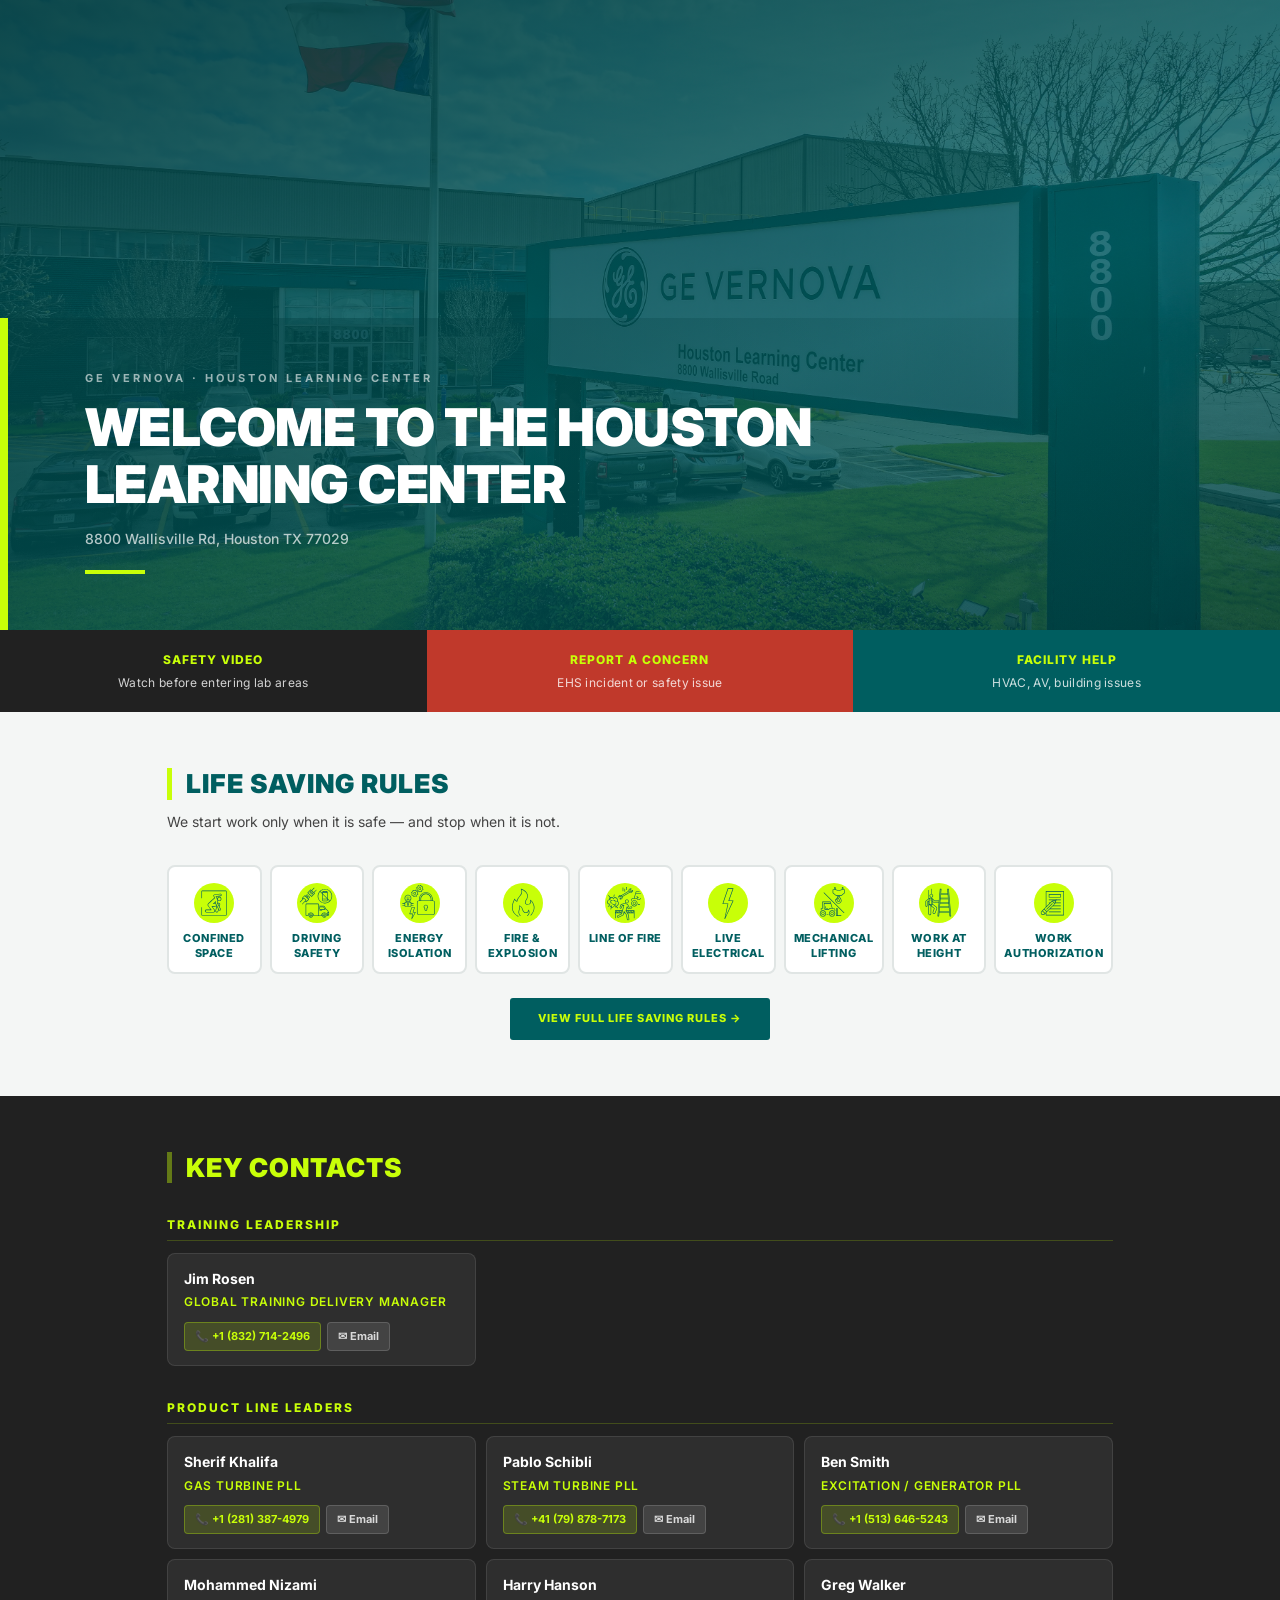
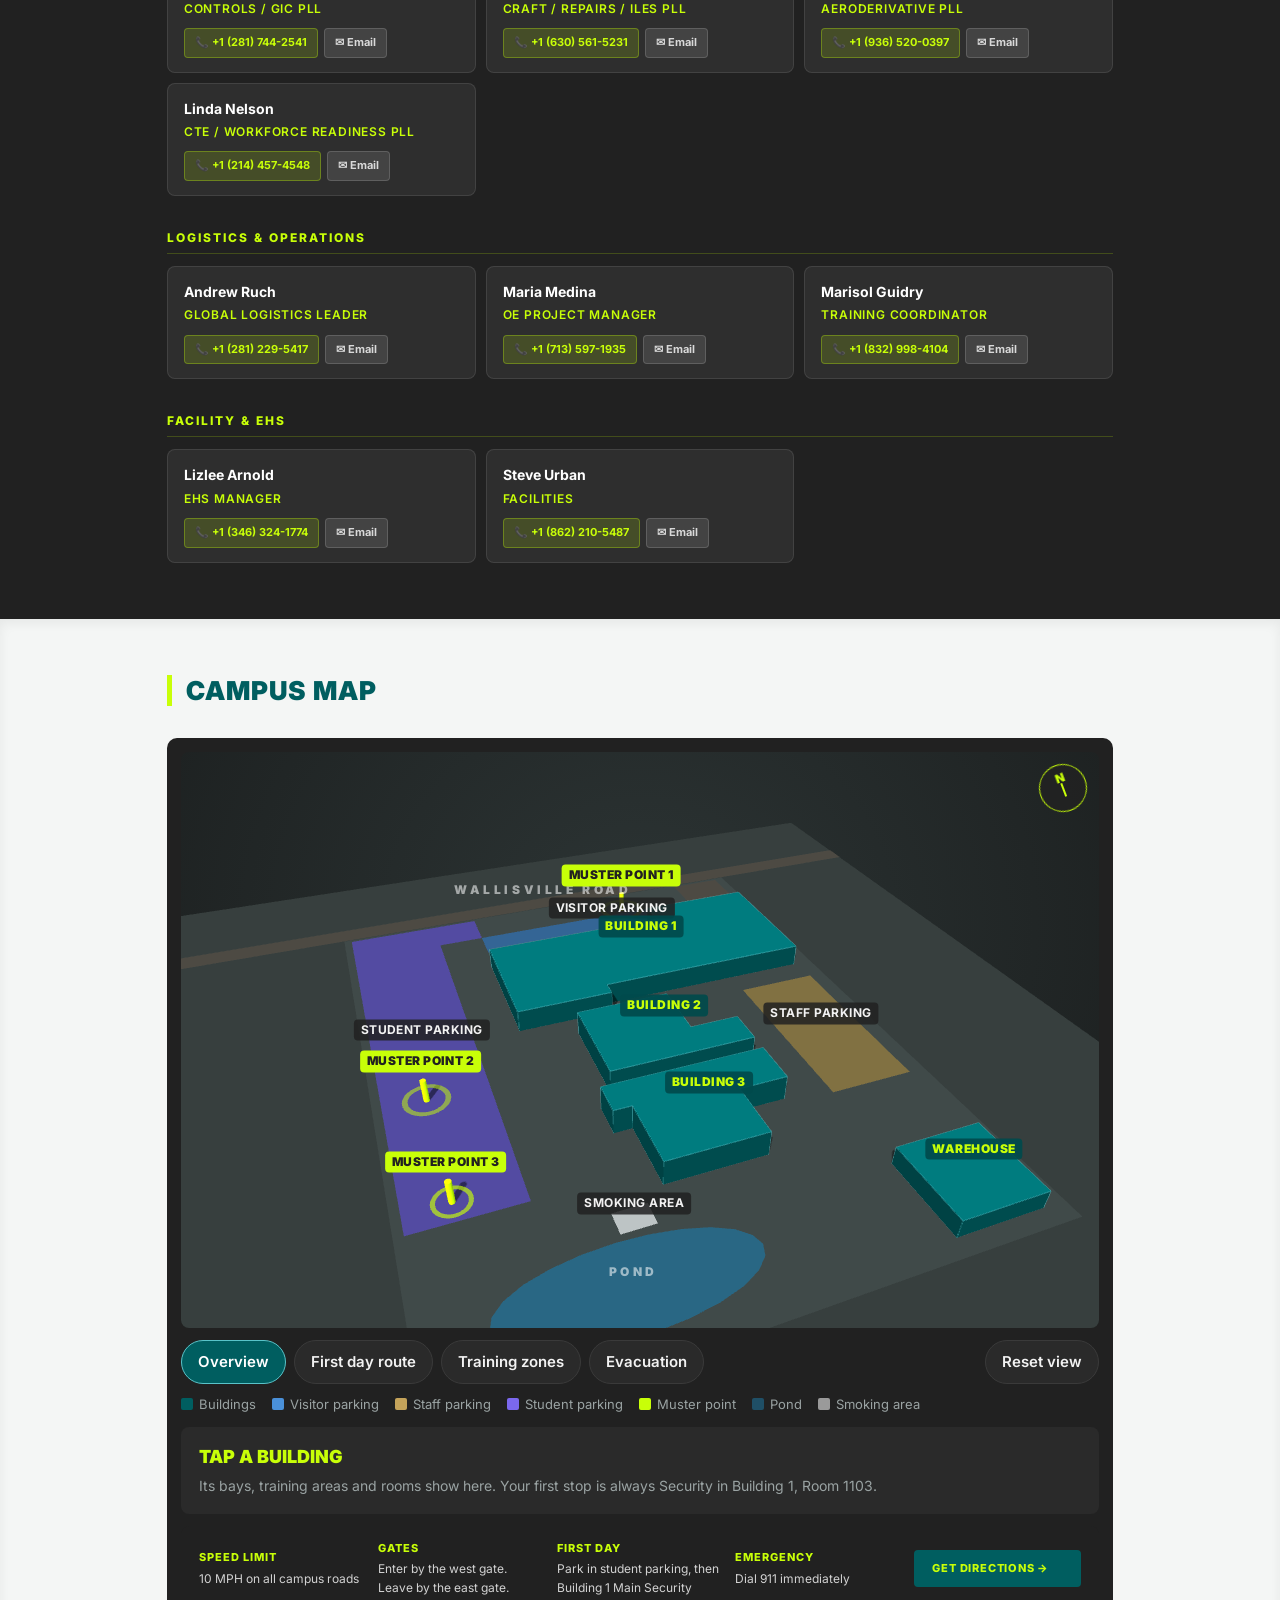
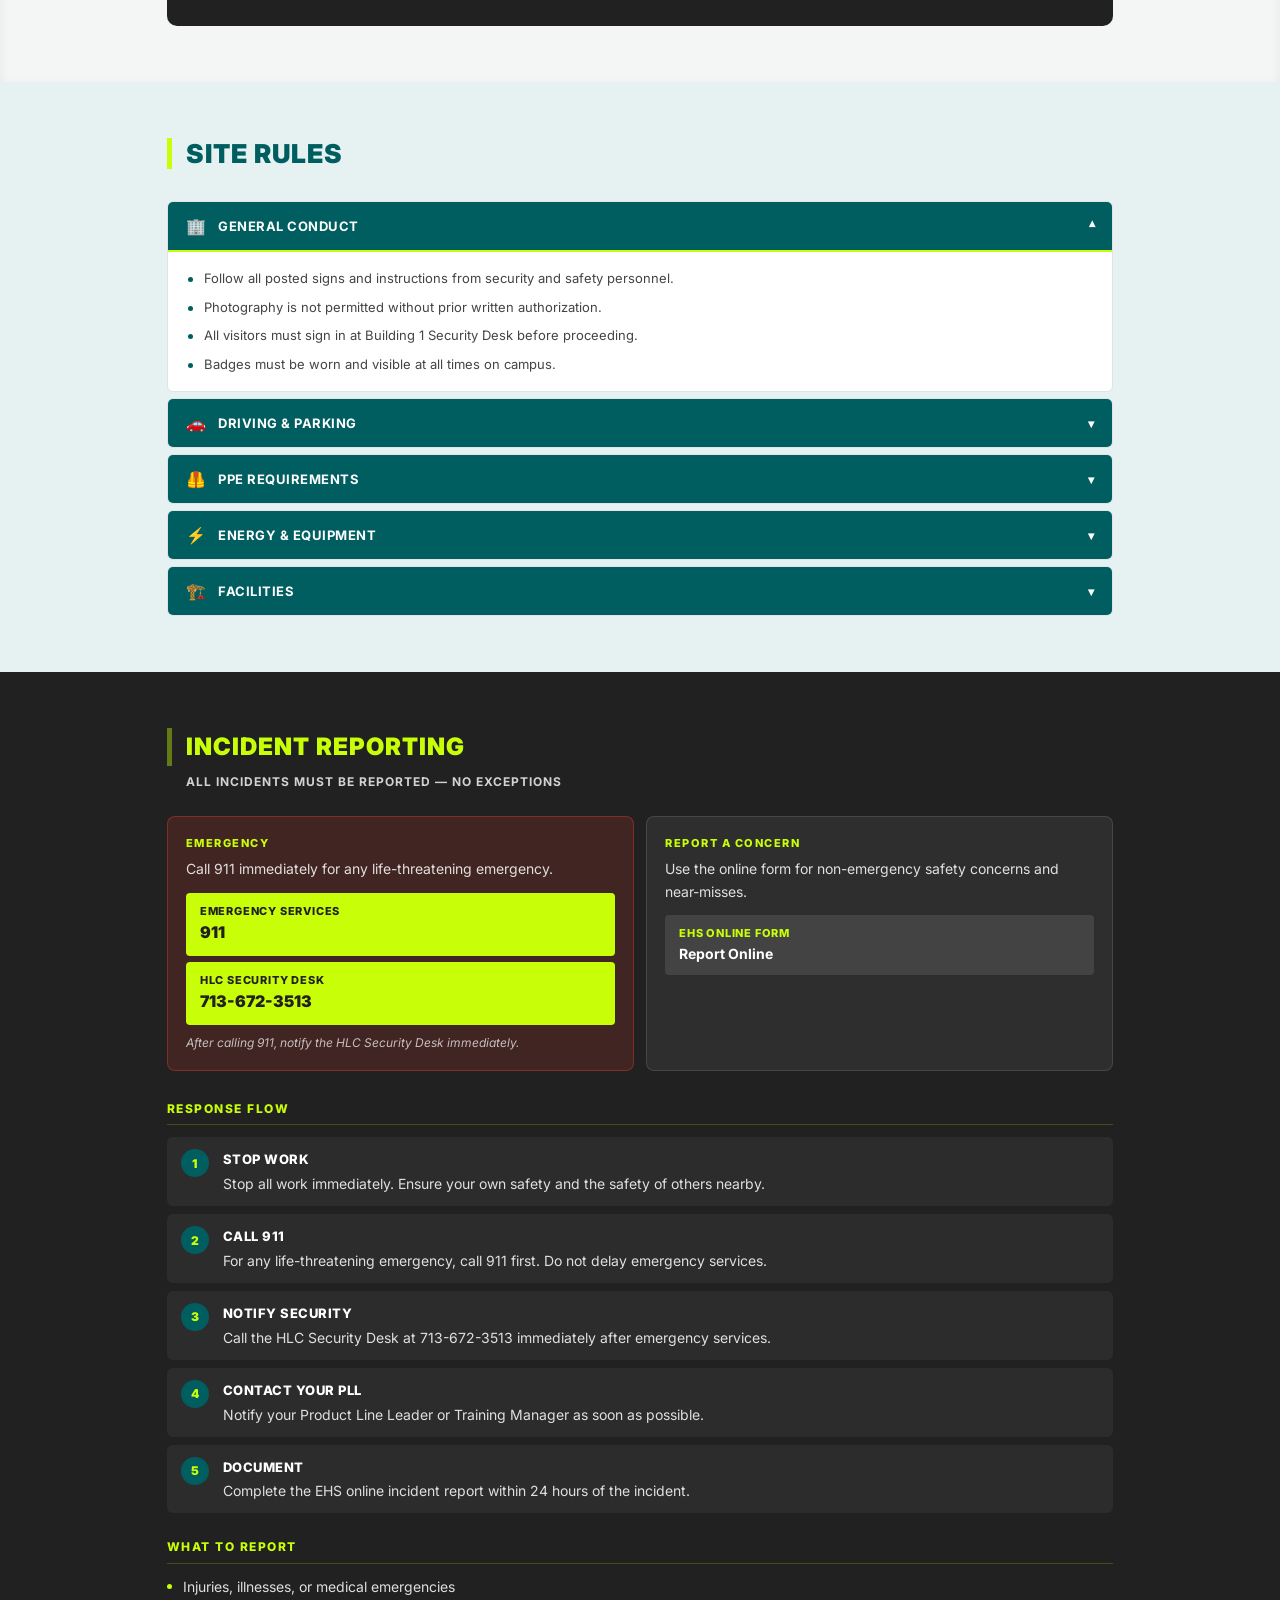
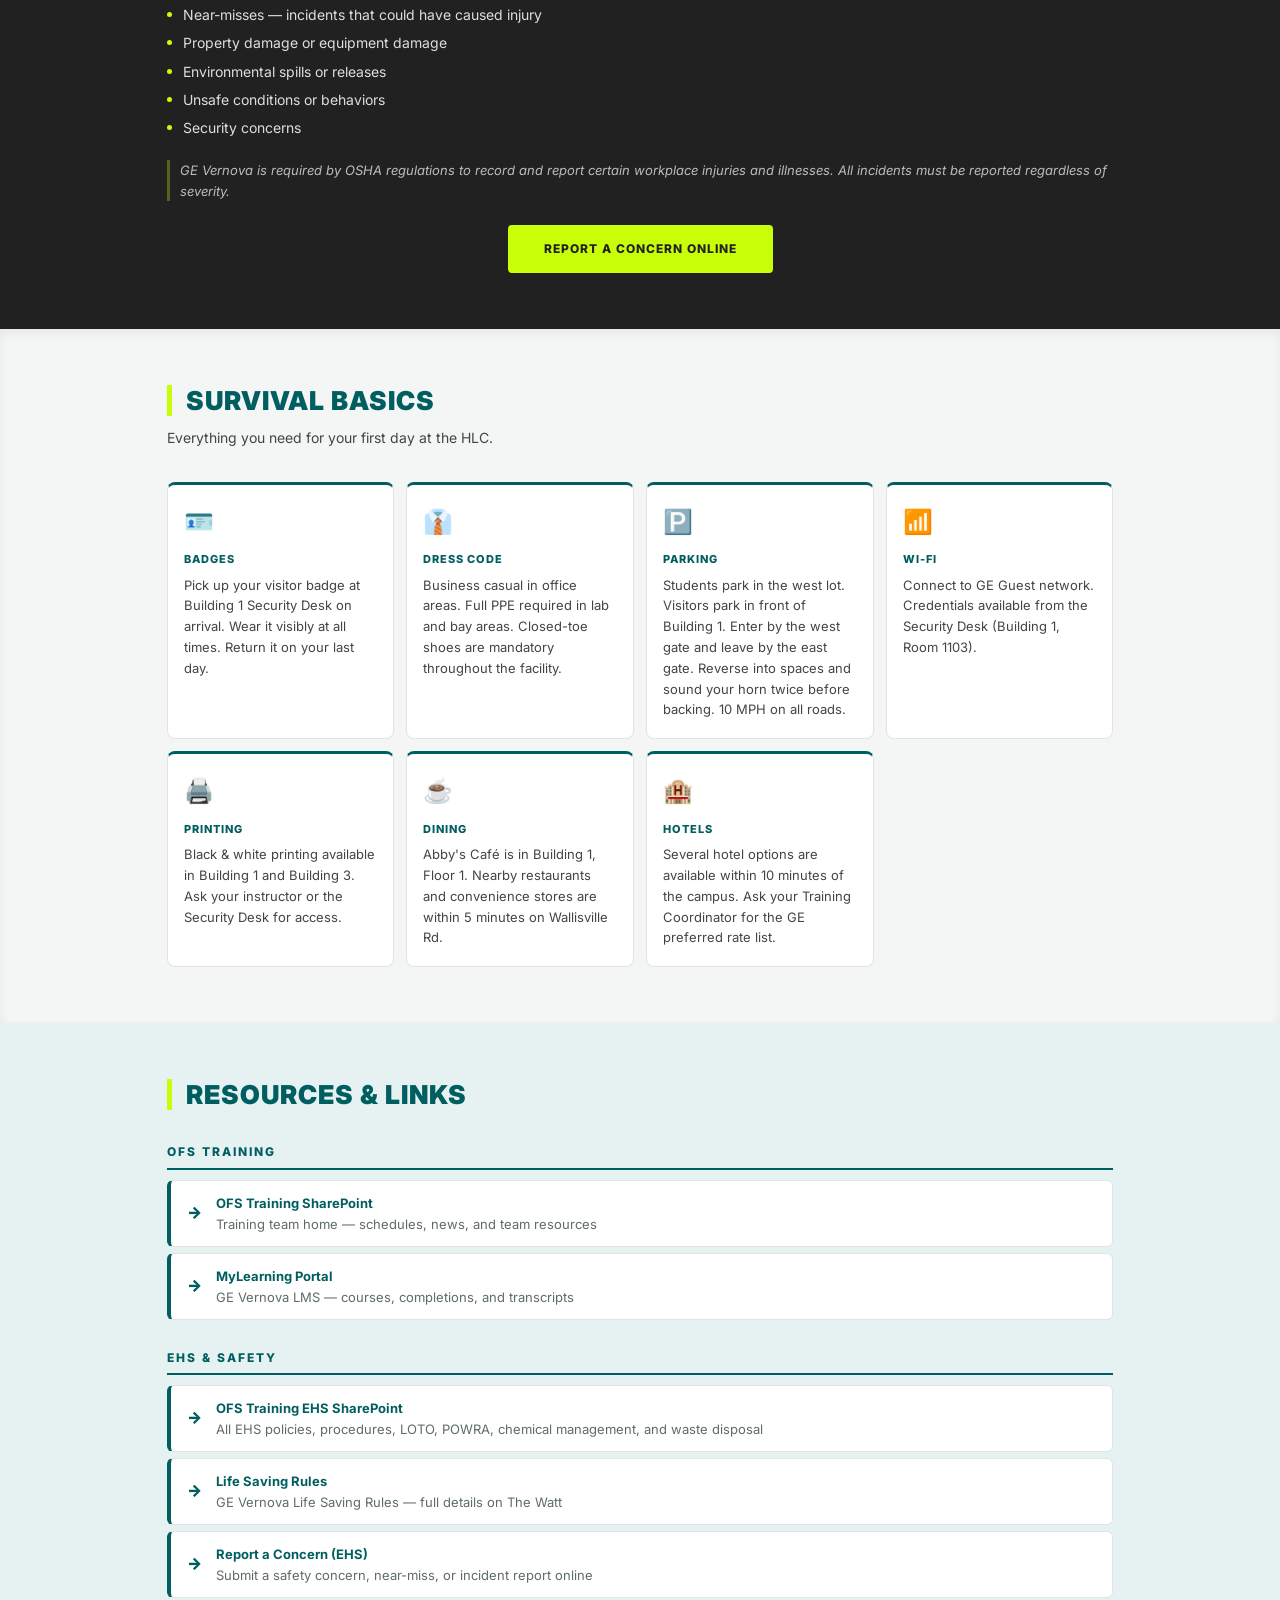
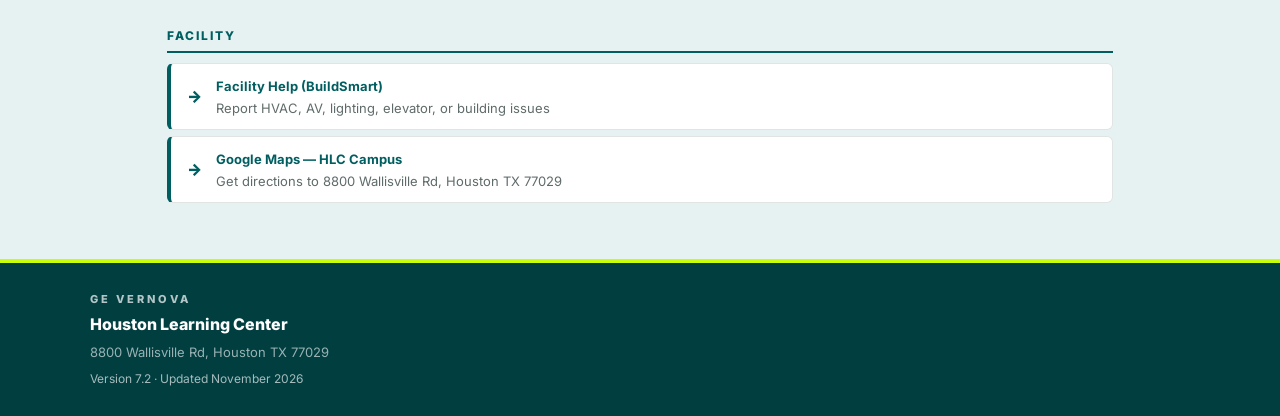
<file: index.html>
<!DOCTYPE html>
<html lang="en">
<head>
<meta charset="UTF-8">
<meta name="viewport" content="width=device-width, initial-scale=1.0">
<title>HLC Student Guidebook — GE Vernova Houston Learning Center</title>
<link href="https://fonts.googleapis.com/css2?family=Inter:wght@300;400;600;700;800;900&display=swap" rel="stylesheet">
<link rel="stylesheet" href="style.css">
</head>
<body>

<div id="loading-screen">
  <div class="loading-inner">
    <div class="loading-logo">GE Vernova</div>
    <div class="loading-title">Houston Learning Center</div>
  </div>
</div>

<div id="page-content" style="display:none">

<!-- HERO -->
<header class="hero" id="hero">
  <div class="hero-overlay"></div>
  <div class="hero-content">
    <div class="hero-eyebrow">GE Vernova · Houston Learning Center</div>
    <h1 class="hero-title" id="hero-title">WELCOME TO THE HOUSTON LEARNING CENTER</h1>
    <div class="hero-address" id="hero-address">8800 Wallisville Rd, Houston TX 77029</div>
    <div class="hero-bar"></div>
  </div>
</header>

<!-- ACTION STRIP -->
<div class="action-strip" id="action-strip"></div>

<!-- LIFE SAVING RULES -->
<section class="section" id="section-lsr">
  <div class="section-inner">
    <div class="section-header">
      <h2 class="section-title" id="lsr-title">LIFE SAVING RULES</h2>
      <p class="section-intro" id="lsr-intro"></p>
    </div>
    <div class="lsr-grid" id="lsr-grid"></div>
    <div class="lsr-footer">
      <a id="lsr-link" href="#" target="_blank" rel="noopener" class="lsr-link-btn">VIEW FULL LIFE SAVING RULES →</a>
    </div>
  </div>
</section>

<!-- KEY CONTACTS -->
<section class="section section-dark" id="section-contacts">
  <div class="section-inner">
    <div class="section-header">
      <h2 class="section-title light" id="contacts-title">KEY CONTACTS</h2>
    </div>
    <div id="contacts-container"></div>
  </div>
</section>

<!-- CAMPUS MAP -->
<section class="section" id="section-map">
  <div class="section-inner">
    <div class="section-header">
      <h2 class="section-title" id="map-title">CAMPUS MAP</h2>
      <p class="section-intro" id="map-subtitle"></p>
    </div>
    <div id="campus-map-host"></div>
  </div>
</section>

<!-- SITE RULES -->
<section class="section section-tinted" id="section-rules">
  <div class="section-inner">
    <div class="section-header">
      <h2 class="section-title" id="rules-title">SITE RULES</h2>
    </div>
    <div id="rules-accordion"></div>
  </div>
</section>

<!-- INCIDENT REPORTING -->
<section class="section section-dark" id="section-incidents">
  <div class="section-inner" id="incident-container"></div>
</section>

<!-- SURVIVAL BASICS -->
<section class="section" id="section-basics">
  <div class="section-inner">
    <div class="section-header">
      <h2 class="section-title">SURVIVAL BASICS</h2>
      <p class="section-intro">Everything you need for your first day at the HLC.</p>
    </div>
    <div class="basics-grid" id="basics-grid"></div>
  </div>
</section>

<!-- RESOURCES -->
<section class="section section-tinted" id="section-resources">
  <div class="section-inner">
    <div class="section-header">
      <h2 class="section-title">RESOURCES & LINKS</h2>
    </div>
    <div id="resources-container"></div>
  </div>
</section>

<!-- FOOTER -->
<footer class="site-footer">
  <div class="footer-inner">
    <div class="footer-brand">GE Vernova</div>
    <div class="footer-name">Houston Learning Center</div>
    <div class="footer-address">8800 Wallisville Rd, Houston TX 77029</div>
    <div class="footer-meta" id="footer-meta"></div>
  </div>
</footer>

</div><!-- /page-content -->

<script src="app.js"></script>
</body>
</html>
</file>
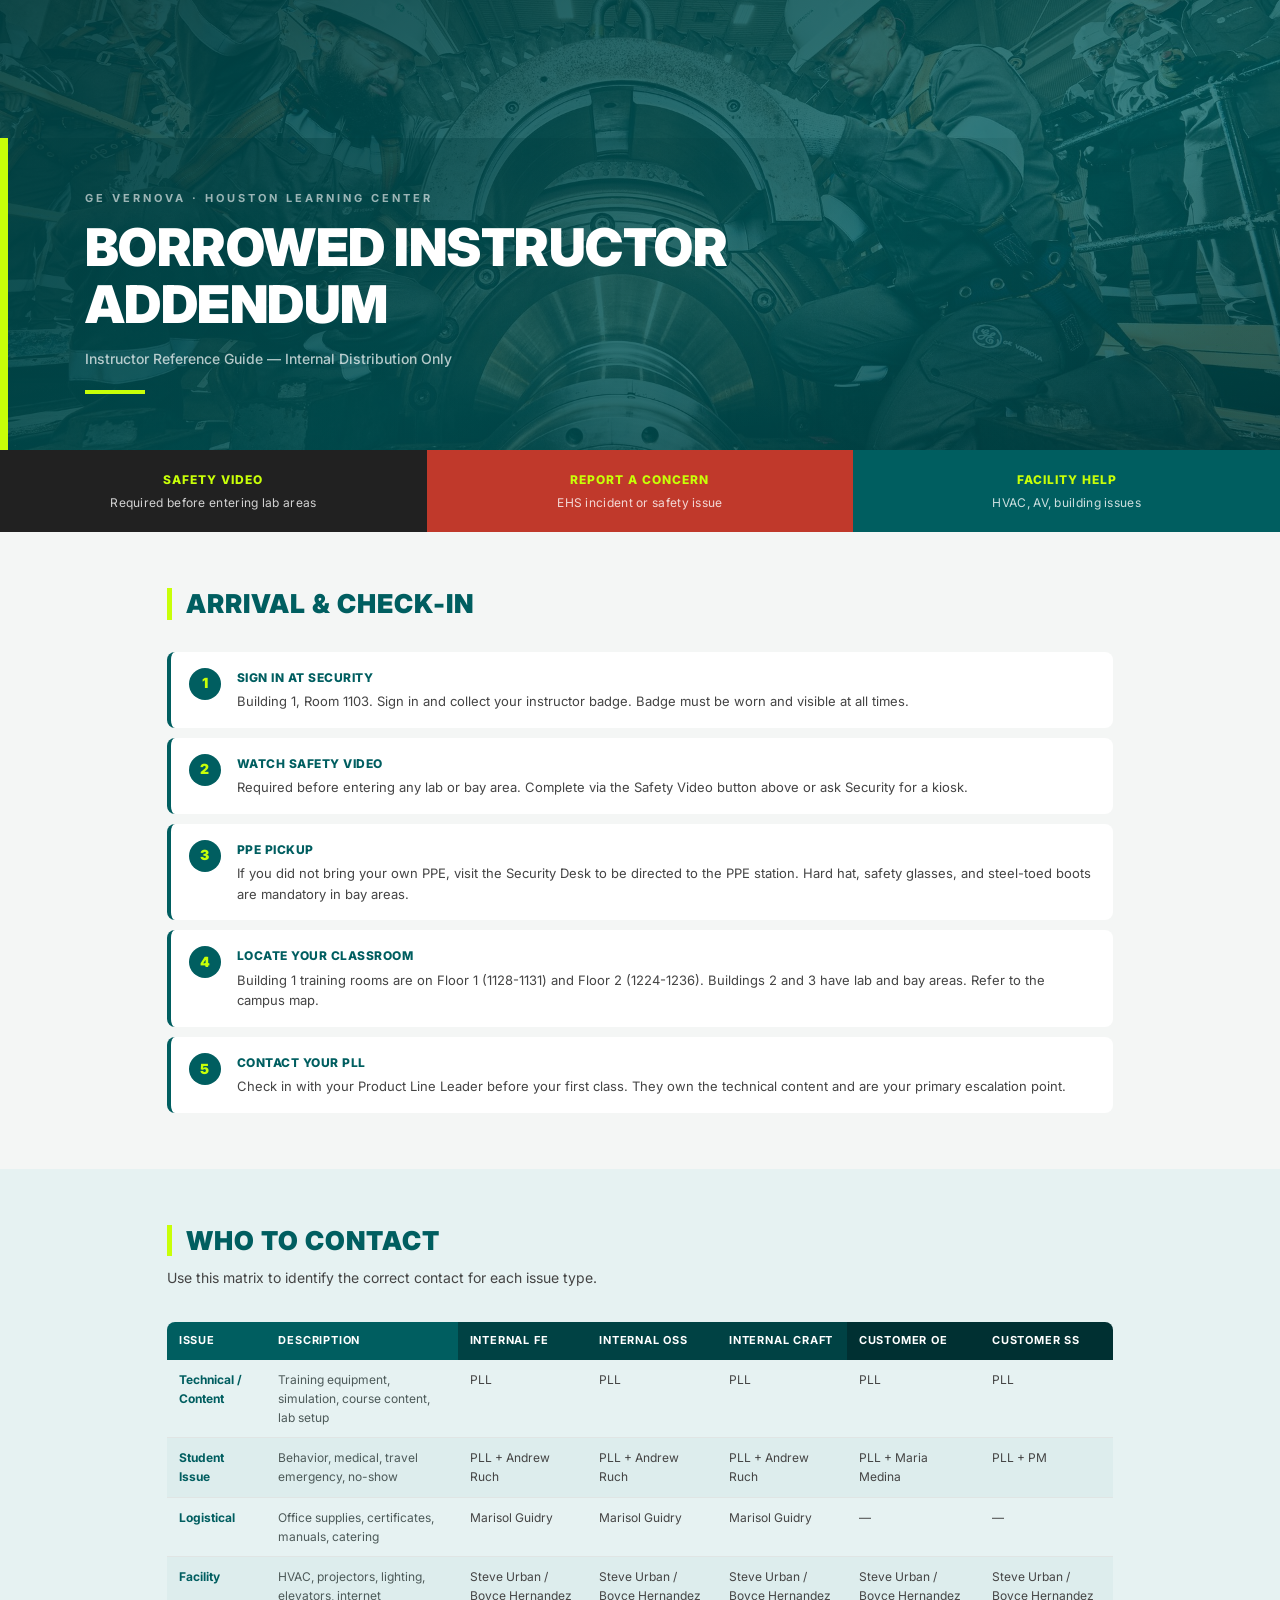
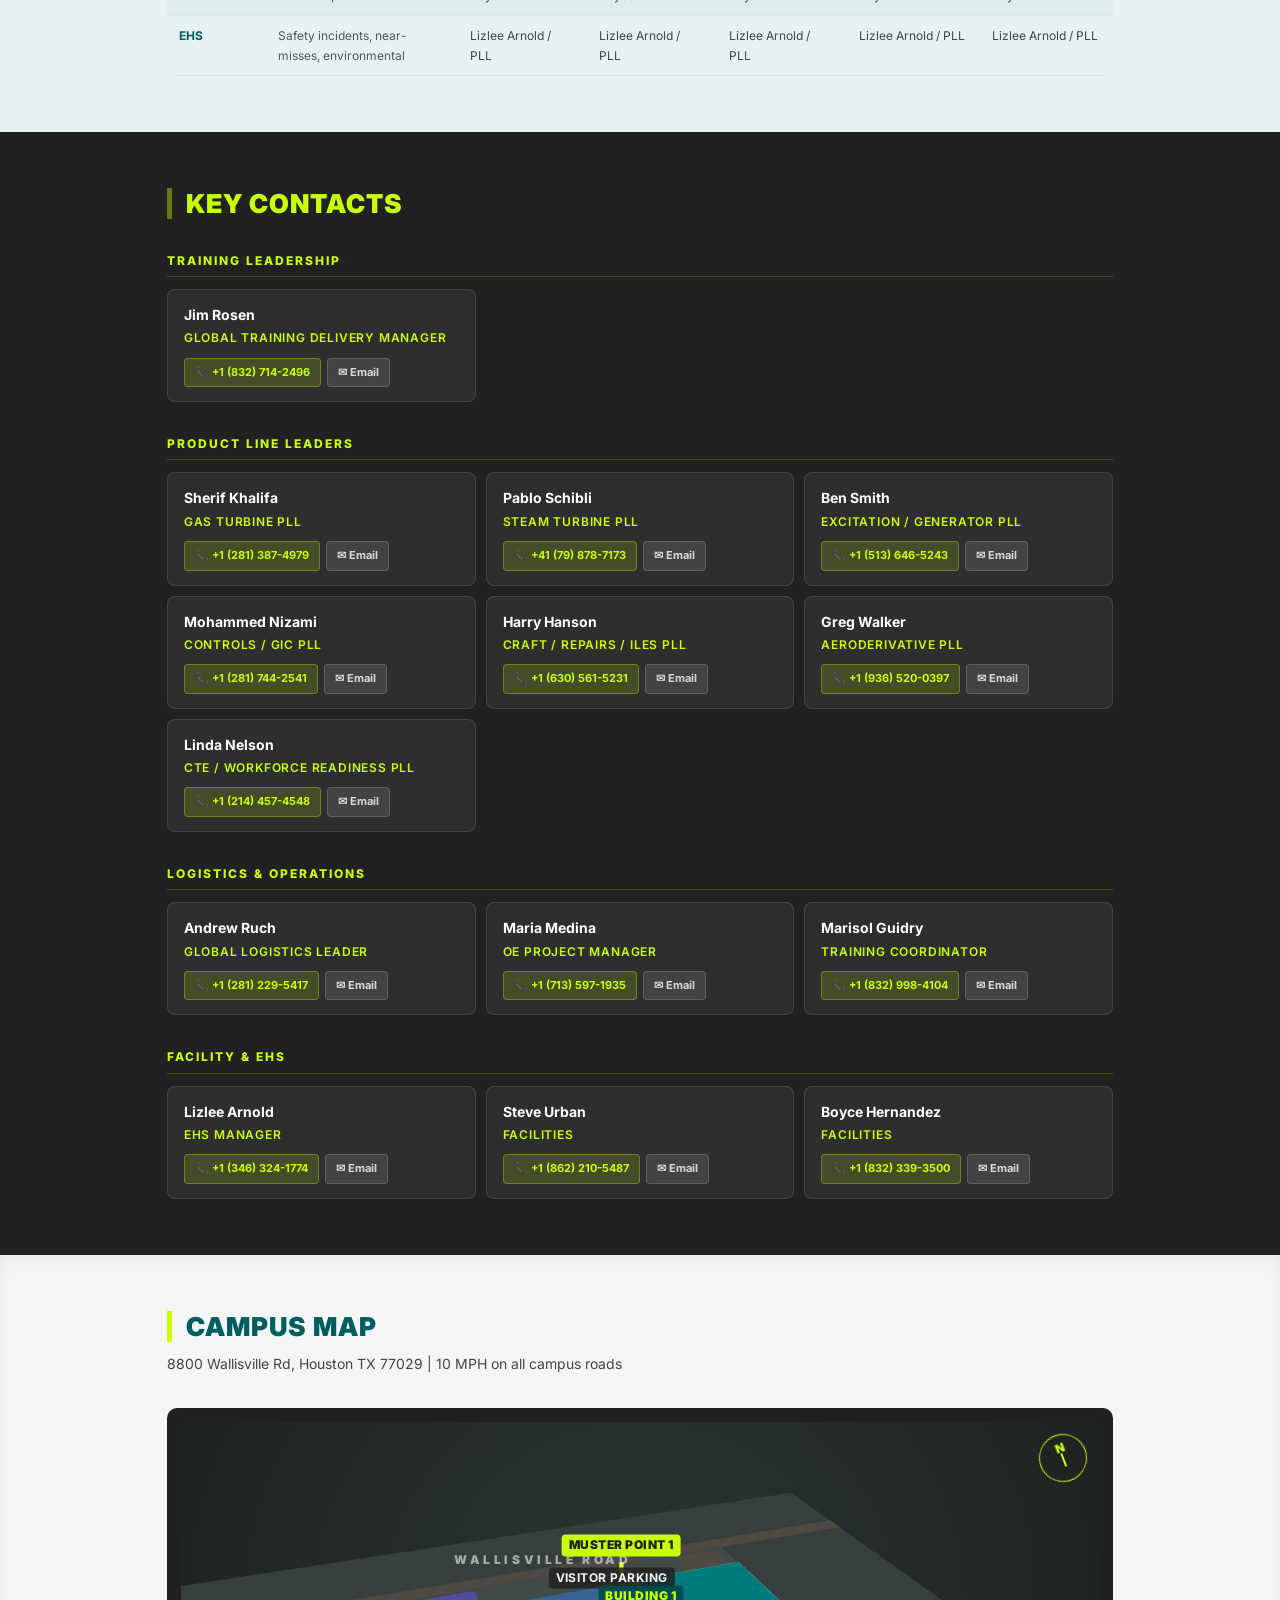
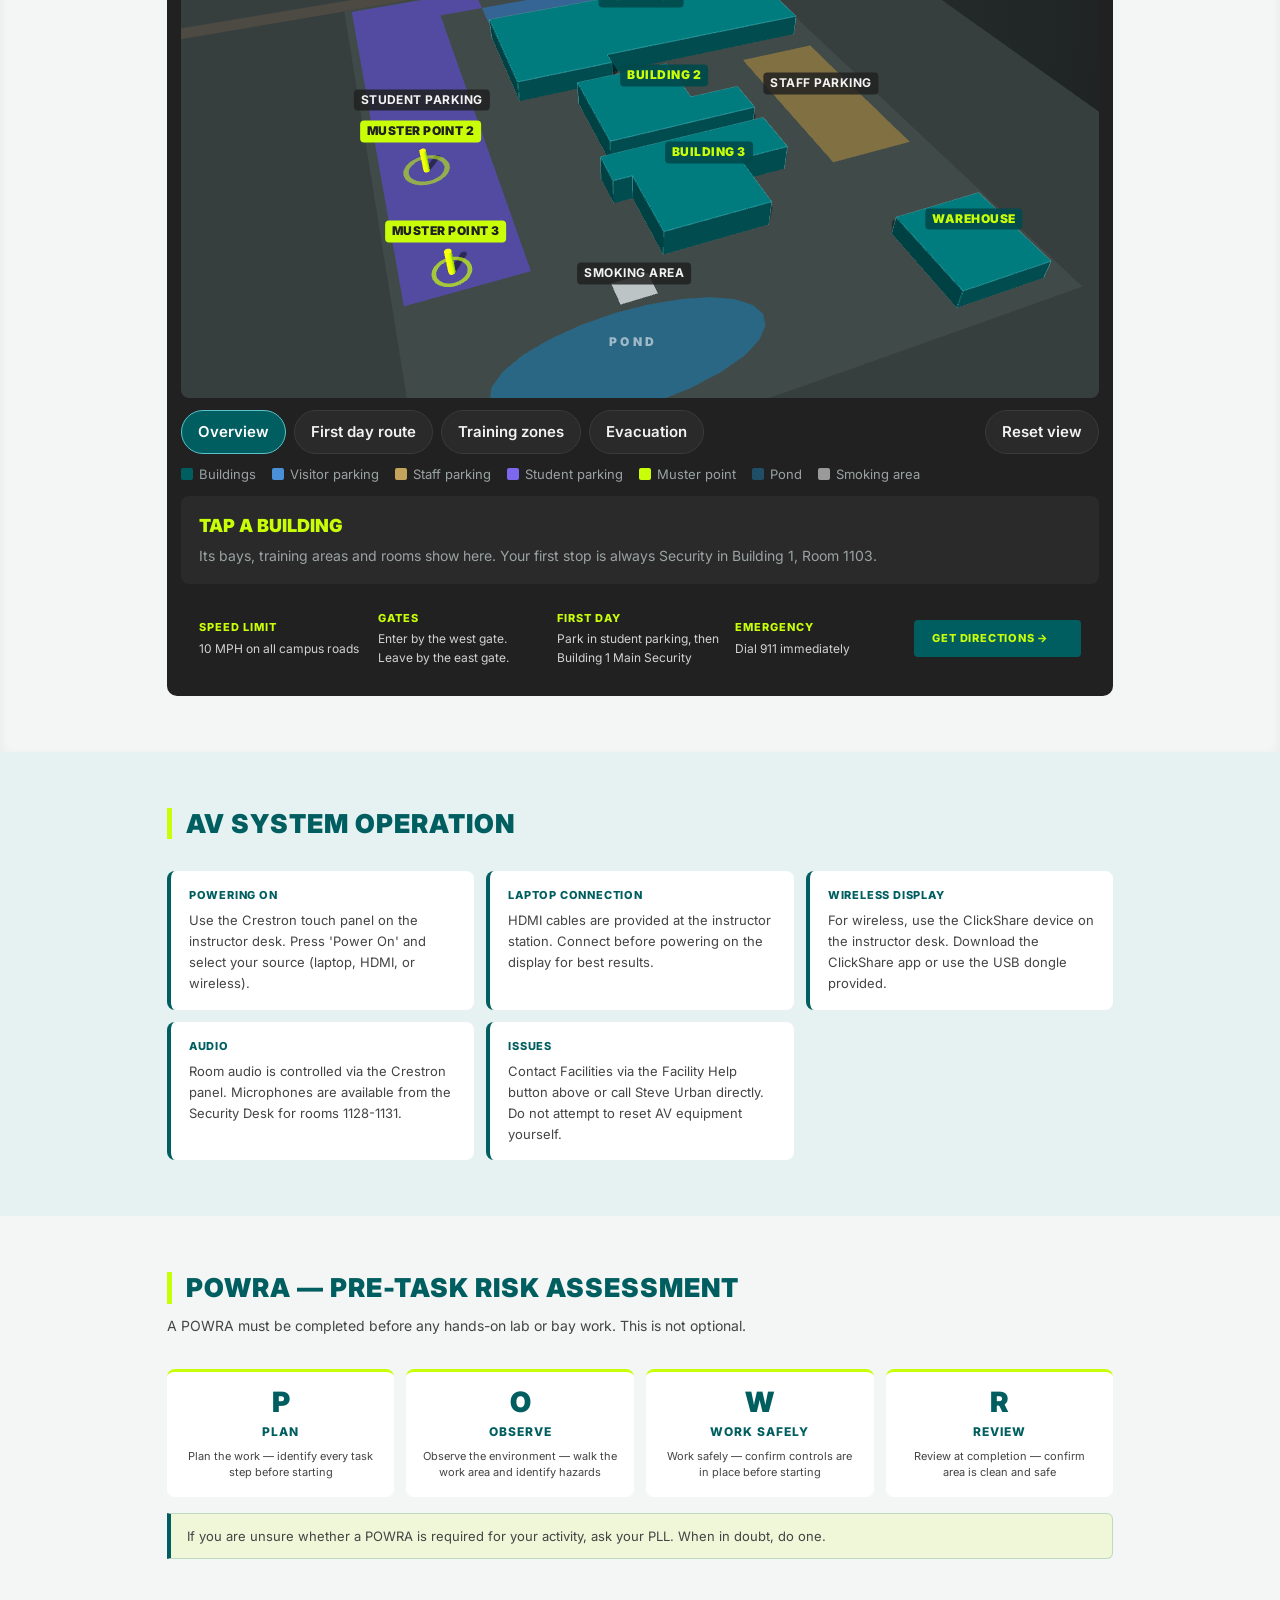
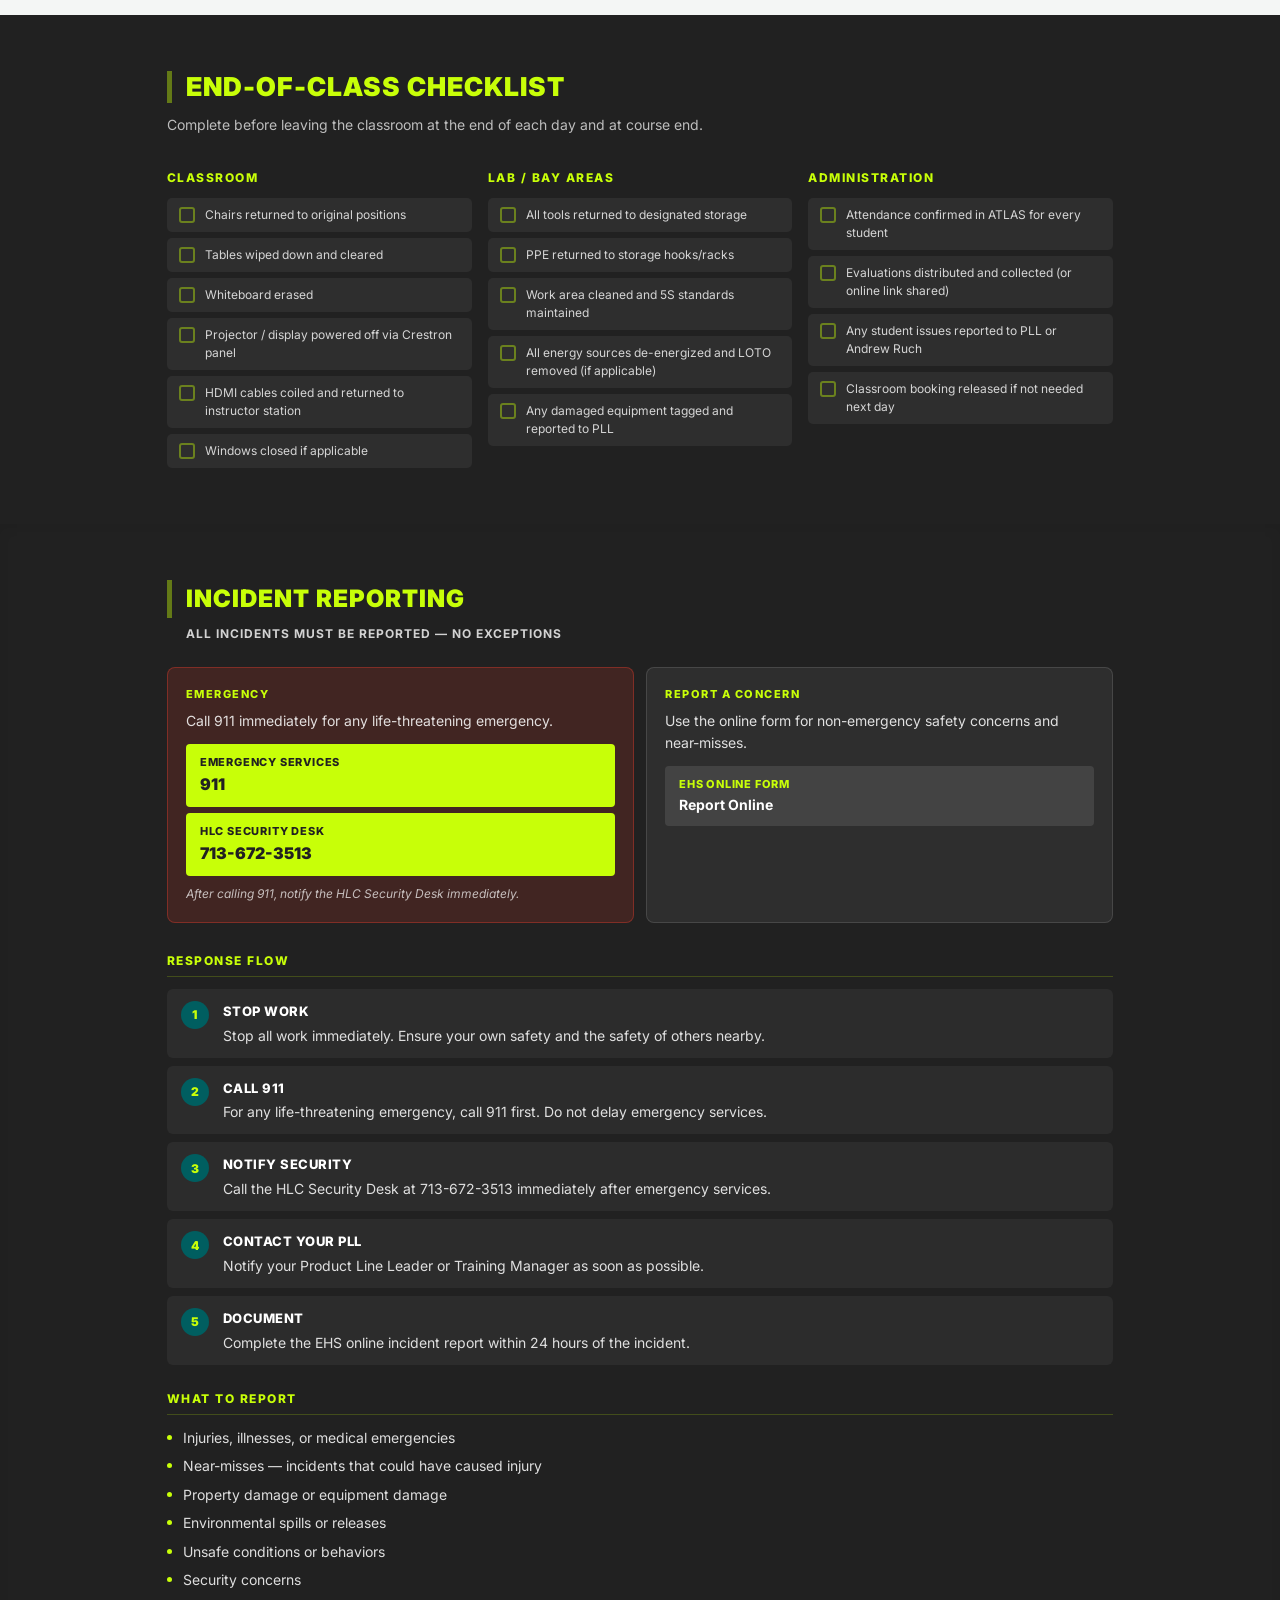
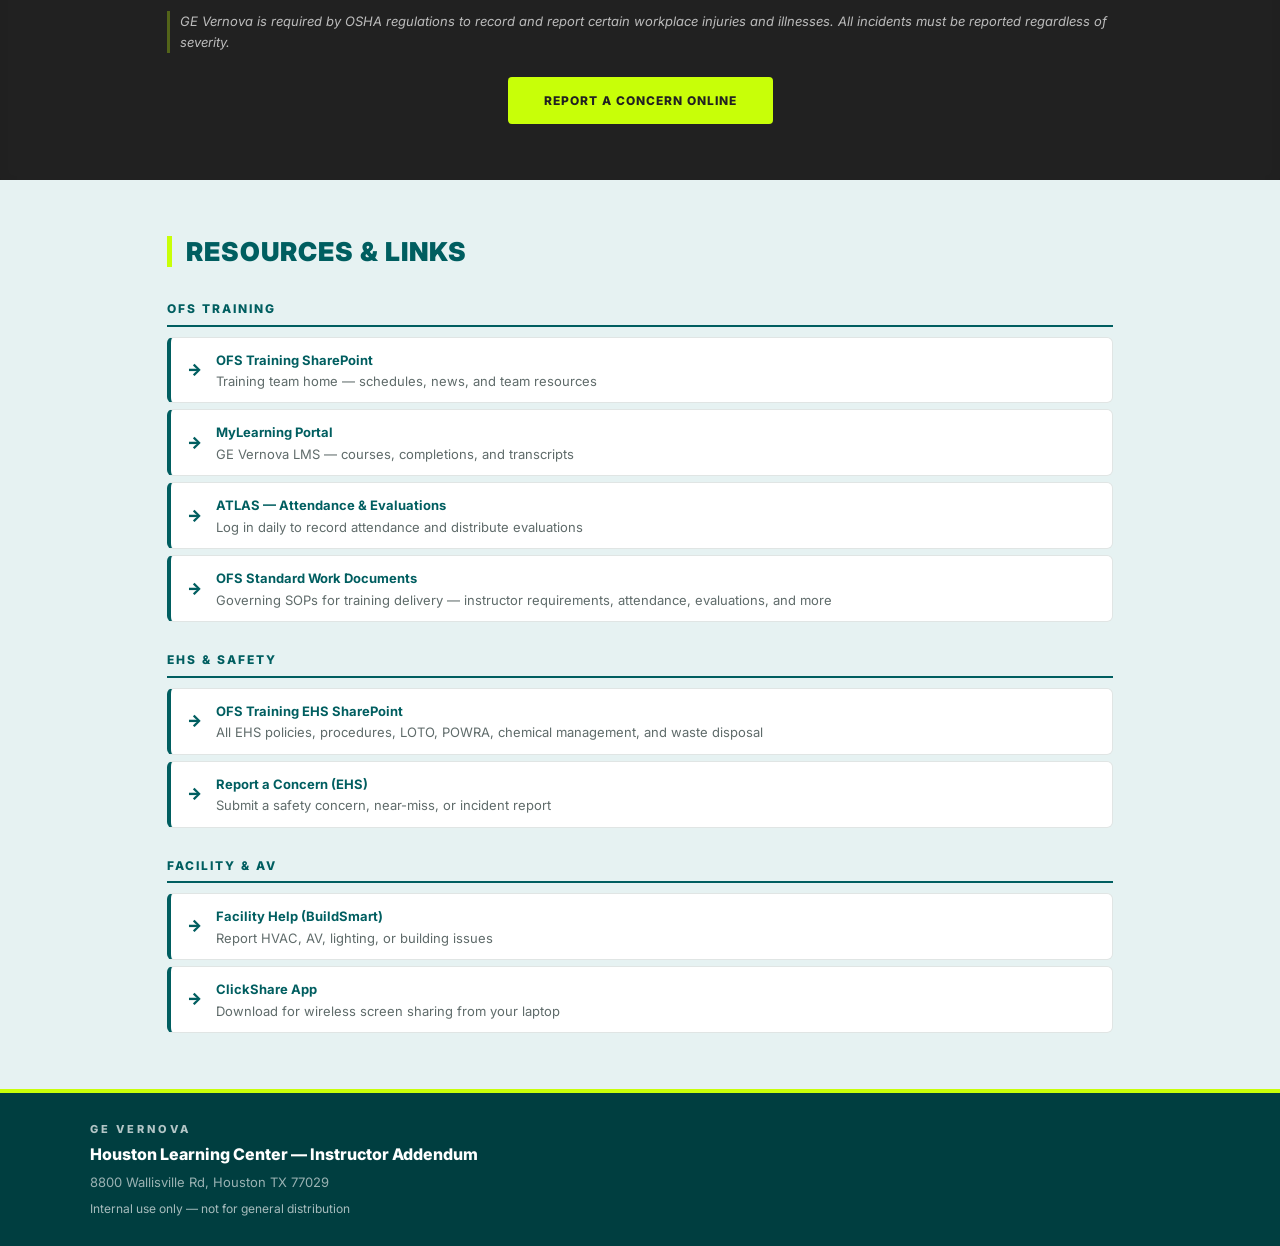
<file: addendum.html>
<!DOCTYPE html>
<html lang="en">
<head>
<meta charset="UTF-8">
<meta name="viewport" content="width=device-width, initial-scale=1.0">
<title>Borrowed Instructor Addendum — GE Vernova HLC</title>
<link href="https://fonts.googleapis.com/css2?family=Inter:wght@300;400;600;700;800;900&display=swap" rel="stylesheet">
<link rel="stylesheet" href="style.css">
</head>
<body>

<div id="loading-screen">
  <div class="loading-inner">
    <div class="loading-logo">GE Vernova</div>
    <div class="loading-title">Instructor Addendum</div>
  </div>
</div>

<div id="page-content" style="display:none">

<!-- HERO -->
<header class="hero addendum-hero" id="hero">
  <div class="hero-overlay"></div>
  <div class="hero-content">
    <div class="hero-eyebrow">GE Vernova · Houston Learning Center</div>
    <h1 class="hero-title" id="hero-title">BORROWED INSTRUCTOR ADDENDUM</h1>
    <div class="hero-address">Instructor Reference Guide — Internal Distribution Only</div>
    <div class="hero-bar"></div>
  </div>
</header>

<!-- ACTION STRIP -->
<div class="action-strip" id="action-strip"></div>

<!-- ARRIVAL CHECKLIST -->
<section class="section" id="section-arrival">
  <div class="section-inner">
    <div class="section-header">
      <h2 class="section-title">ARRIVAL & CHECK-IN</h2>
    </div>
    <div class="steps-list" id="arrival-steps"></div>
  </div>
</section>

<!-- ISSUE ROUTING MATRIX -->
<section class="section section-tinted" id="section-routing">
  <div class="section-inner">
    <div class="section-header">
      <h2 class="section-title">WHO TO CONTACT</h2>
      <p class="section-intro">Use this matrix to identify the correct contact for each issue type.</p>
    </div>
    <div id="routing-matrix"></div>
  </div>
</section>

<!-- KEY CONTACTS -->
<section class="section section-dark" id="section-contacts">
  <div class="section-inner">
    <div class="section-header">
      <h2 class="section-title light">KEY CONTACTS</h2>
    </div>
    <div id="contacts-container"></div>
  </div>
</section>

<!-- CAMPUS MAP -->
<section class="section" id="section-map">
  <div class="section-inner">
    <div class="section-header">
      <h2 class="section-title">CAMPUS MAP</h2>
      <p class="section-intro">8800 Wallisville Rd, Houston TX 77029 | 10 MPH on all campus roads</p>
    </div>
    <div id="campus-map-host"></div>
  </div>
</section>

<!-- AV INSTRUCTIONS -->
<section class="section section-tinted" id="section-av">
  <div class="section-inner">
    <div class="section-header">
      <h2 class="section-title">AV SYSTEM OPERATION</h2>
    </div>
    <div class="av-grid" id="av-grid"></div>
  </div>
</section>

<!-- POWRA -->
<section class="section" id="section-powra">
  <div class="section-inner">
    <div class="section-header">
      <h2 class="section-title">POWRA — PRE-TASK RISK ASSESSMENT</h2>
      <p class="section-intro" id="powra-intro"></p>
    </div>
    <div class="powra-steps" id="powra-steps"></div>
    <div class="powra-note" id="powra-note"></div>
  </div>
</section>

<!-- END OF CLASS CHECKLIST -->
<section class="section section-dark" id="section-checklist">
  <div class="section-inner">
    <div class="section-header">
      <h2 class="section-title light">END-OF-CLASS CHECKLIST</h2>
      <p class="section-intro light" id="checklist-subtitle"></p>
    </div>
    <div class="checklist-grid" id="checklist-grid"></div>
  </div>
</section>

<!-- INCIDENT REPORTING -->
<section class="section section-tinted" id="section-incidents">
  <div class="section-inner" id="incident-container"></div>
</section>

<!-- RESOURCES -->
<section class="section section-tinted" id="section-resources">
  <div class="section-inner">
    <div class="section-header">
      <h2 class="section-title">RESOURCES & LINKS</h2>
    </div>
    <div id="resources-container"></div>
  </div>
</section>

<!-- FOOTER -->
<footer class="site-footer">
  <div class="footer-inner">
    <div class="footer-brand">GE Vernova</div>
    <div class="footer-name">Houston Learning Center — Instructor Addendum</div>
    <div class="footer-address">8800 Wallisville Rd, Houston TX 77029</div>
    <div class="footer-meta">Internal use only — not for general distribution</div>
  </div>
</footer>

</div><!-- /page-content -->

<script src="app.js"></script>
</body>
</html>
</file>
<file: style.css>
/* ── VARIABLES ─────────────────────────────────────────────── */
:root {
  --ev: #005E60;
  --ev-dark: #003E40;
  --ev-light: #E6F2F2;
  --lime: #C8FF08;
  --night: #212121;
  --body: #444444;
  --white: #FFFFFF;
  --bg: #F4F6F5;
  --border: #E0E5E4;
  --red: #C0392B;
  --amber: #E67E22;
}

/* ── RESET ─────────────────────────────────────────────────── */
*, ::before, *::after { margin: 0; padding: 0; box-sizing: border-box; }
html { scroll-behavior: smooth; }
body {
  font-family: 'Inter', -apple-system, 'Segoe UI', Arial, sans-serif;
  background: var(--bg);
  color: var(--body);
  line-height: 1.6;
}

/* ── LOADING ───────────────────────────────────────────────── */
#loading-screen {
  position: fixed; inset: 0;
  background: var(--ev);
  display: flex; align-items: center; justify-content: center;
  z-index: 999;
}
.loading-inner { text-align: center; }
.loading-logo {
  font-size: 12px; font-weight: 800; letter-spacing: 3px;
  text-transform: uppercase; color: rgba(255,255,255,0.5);
  margin-bottom: 8px;
}
.loading-title {
  font-size: 22px; font-weight: 900; color: var(--lime);
  text-transform: uppercase; letter-spacing: 2px;
}

/* ── HERO ──────────────────────────────────────────────────── */
.hero {
  position: relative;
  min-height: 70vh;
  background: var(--ev) center/cover no-repeat;
  display: flex; align-items: flex-end;
  overflow: hidden;
}
.addendum-hero { min-height: 50vh; }
.hero-overlay {
  position: absolute; inset: 0;
  background: linear-gradient(160deg, rgba(0,62,64,0.92) 0%, rgba(0,94,96,0.75) 60%, rgba(0,62,64,0.85) 100%);
}
.hero-content {
  position: relative; z-index: 1;
  padding: 52px 6% 56px;
  width: 100%;
  border-left: 8px solid var(--lime);
  margin-left: 0;
  background: linear-gradient(90deg, rgba(0,62,64,0.5) 0%, transparent 100%);
}
.hero-eyebrow {
  font-size: 11px; font-weight: 700; letter-spacing: 3px;
  text-transform: uppercase; color: rgba(255,255,255,0.6);
  margin-bottom: 12px;
}
.hero-title {
  font-size: clamp(28px, 5vw, 52px);
  font-weight: 900; color: var(--white);
  line-height: 1.1; letter-spacing: -0.5px;
  text-transform: uppercase;
  max-width: 800px;
  margin-bottom: 14px;
}
.hero-address {
  font-size: 14px; color: rgba(255,255,255,0.7);
  font-weight: 500; margin-bottom: 20px;
}
.hero-bar { width: 60px; height: 4px; background: var(--lime); }

/* ── ACTION STRIP ──────────────────────────────────────────── */
.action-strip { display: grid; grid-template-columns: repeat(3, 1fr); gap: 0; }
.action-btn {
  display: flex; flex-direction: column; align-items: center;
  justify-content: center; gap: 4px;
  padding: 20px 16px; text-decoration: none; text-align: center;
  transition: filter 0.15s ease; border: none; cursor: pointer;
}
.action-btn:hover { filter: brightness(1.08); }
.action-btn.primary { background: var(--night); }
.action-btn.alert { background: var(--red); }
.action-btn.secondary { background: var(--ev); }
.action-label { font-size: 12px; font-weight: 800; letter-spacing: 1px; text-transform: uppercase; color: var(--lime); }
.action-sublabel { font-size: 12px; color: rgba(255,255,255,0.8); letter-spacing: 0.3px; }

/* ── SECTIONS ──────────────────────────────────────────────── */
.section { padding: 56px 0; }
.section-dark { background: var(--night); }
.section-tinted { background: var(--ev-light); }
#section-incidents { background: var(--night); } /* incident module is built for a dark ground on both pages */
.section-dark + .section { box-shadow: inset 0 4px 12px rgba(0,0,0,0.06); }
.section-inner { max-width: 1100px; margin: 0 auto; padding: 0 6%; }
.section-header { margin-bottom: 32px; }
.section-title {
  font-size: clamp(18px, 3vw, 26px); font-weight: 900; color: var(--ev);
  text-transform: uppercase; letter-spacing: 1px;
  border-left: 5px solid var(--lime); padding-left: 14px; line-height: 1.2;
}
.section-title.light { color: var(--lime); border-left-color: rgba(200,255,8,0.4); }
.section-intro { font-size: 14px; color: var(--body); margin-top: 10px; line-height: 1.7; }
.section-intro.light { color: rgba(255,255,255,0.7); }

/* ── LSR ───────────────────────────────────────────────────── */
.lsr-grid { display: grid; grid-template-columns: repeat(auto-fill, minmax(100px, 1fr)); gap: 10px; margin-bottom: 24px; }
@media (min-width: 900px) { .lsr-grid { grid-template-columns: repeat(9, 1fr); gap: 8px; } .lsr-card-label { font-size: 10.5px; letter-spacing: 0.3px; } }
.lsr-card {
  background: var(--white); border: 2px solid var(--border); border-radius: 8px;
  padding: 16px 8px 12px; text-align: center; text-decoration: none;
  display: flex; flex-direction: column; align-items: center; gap: 8px; transition: all 0.2s;
}
.lsr-card:hover { border-color: var(--ev); transform: translateY(-2px); box-shadow: 0 4px 14px rgba(0,94,96,0.15); }
.lsr-card img { width: 40px; height: 40px; }
.lsr-card-label { font-size: 11px; font-weight: 800; text-transform: uppercase; letter-spacing: 0.6px; color: var(--ev); line-height: 1.3; }
.lsr-footer { text-align: center; }
.lsr-link-btn {
  display: inline-block; background: var(--ev); color: var(--lime);
  font-size: 11px; font-weight: 800; letter-spacing: 1px; text-transform: uppercase;
  text-decoration: none; padding: 12px 28px; border-radius: 3px; transition: background 0.15s;
}
.lsr-link-btn:hover { background: var(--ev-dark); }

/* ── CONTACTS ──────────────────────────────────────────────── */
.contact-group { margin-bottom: 32px; }
.contact-group:last-child { margin-bottom: 0; }
.contact-group-label {
  font-size: 12px; font-weight: 800; letter-spacing: 2px; text-transform: uppercase;
  color: var(--lime); margin-bottom: 12px; padding-bottom: 6px;
  border-bottom: 1px solid rgba(200,255,8,0.2);
}
.contact-cards { display: grid; grid-template-columns: repeat(auto-fill, minmax(240px, 1fr)); gap: 10px; }
.contact-card {
  background: rgba(255,255,255,0.06); border: 1px solid rgba(255,255,255,0.1);
  border-radius: 8px; padding: 14px 16px; transition: background 0.15s;
}
.contact-card:hover { background: rgba(255,255,255,0.1); }
.contact-name { font-size: 14px; font-weight: 700; color: var(--white); margin-bottom: 2px; }
.contact-title { font-size: 12px; font-weight: 600; letter-spacing: 0.8px; text-transform: uppercase; color: var(--lime); margin-bottom: 10px; }
.contact-actions { display: flex; gap: 6px; flex-wrap: wrap; }
.contact-btn { display: inline-flex; align-items: center; gap: 5px; font-size: 11px; font-weight: 700; text-decoration: none; padding: 5px 10px; border-radius: 4px; transition: all 0.15s; }
.contact-btn.phone { background: rgba(200,255,8,0.15); color: var(--lime); border: 1px solid rgba(200,255,8,0.3); }
.contact-btn.phone:hover { background: rgba(200,255,8,0.25); }
.contact-btn.email { background: rgba(255,255,255,0.1); color: rgba(255,255,255,0.8); border: 1px solid rgba(255,255,255,0.15); }
.contact-btn.email:hover { background: rgba(255,255,255,0.15); }

/* ── CAMPUS MAP ────────────────────────────────────────────── */
.campus-map-wrap { font-family: inherit; }
.campus-svg-wrap { position: relative; width: 100%; background: #F0F2F0; border: 2px solid var(--ev); border-radius: 8px; overflow: hidden; }
.campus-svg-wrap svg { display: block; width: 100%; height: auto; }
.map-legend { display: flex; flex-wrap: wrap; gap: 10px 20px; margin: 14px 0; }
.map-legend-item { display: flex; align-items: center; gap: 7px; font-size: 11px; font-weight: 600; color: var(--body); }
.legend-dot { width: 12px; height: 12px; border-radius: 3px; flex-shrink: 0; }
.map-info-bar { background: var(--night); border-radius: 8px; padding: 14px 18px; margin-top: 12px; display: grid; grid-template-columns: repeat(auto-fit, minmax(160px, 1fr)); gap: 12px; align-items: center; }
.map-fact { font-size: 12px; }
.map-fact strong { display: block; font-size: 11px; font-weight: 800; text-transform: uppercase; letter-spacing: 1px; color: var(--lime); margin-bottom: 2px; }
.map-fact span { color: rgba(255,255,255,0.8); }
.map-directions-btn { display: inline-block; background: var(--ev); color: var(--lime); font-size: 11px; font-weight: 800; text-transform: uppercase; letter-spacing: 0.8px; text-decoration: none; padding: 10px 18px; border-radius: 4px; transition: background 0.15s; white-space: nowrap; }
.map-directions-btn:hover { background: var(--ev-dark); }
.map-popover { position: absolute; background: var(--night); color: var(--white); padding: 8px 12px; font-size: 12px; border-left: 3px solid var(--lime); border-radius: 0 4px 4px 0; pointer-events: none; white-space: nowrap; z-index: 10; display: none; box-shadow: 0 4px 16px rgba(0,0,0,0.3); }
.map-popover.visible { display: block; }
.muster-pulse { animation: mp-pulse 2s ease-out infinite; transform-origin: center; }
@keyframes mp-pulse { 0% { opacity: 0.8; transform: scale(1); } 70% { opacity: 0; transform: scale(1.8); } 100% { opacity: 0; transform: scale(1.8); } }

/* ── SITE RULES ────────────────────────────────────────────── */
.rules-accordion { display: flex; flex-direction: column; gap: 6px; }
.rule-item { border-radius: 6px; overflow: hidden; border: 1px solid var(--border); }
.rule-header { display: flex; align-items: center; gap: 12px; width: 100%; background: var(--ev); color: var(--white); border: none; padding: 14px 18px; cursor: pointer; text-align: left; font-family: inherit; font-size: 13px; font-weight: 700; letter-spacing: 0.5px; text-transform: uppercase; transition: background 0.15s; }
.rule-header:hover { background: var(--ev-dark); }
.rule-icon { font-size: 16px; flex-shrink: 0; }
.rule-heading { flex: 1; }
.rule-chevron { font-size: 12px; transition: transform 0.2s; }
.rule-item.open .rule-chevron { transform: rotate(180deg); }
.rule-body { display: none; padding: 16px 20px; background: var(--white); border-top: 2px solid var(--lime); }
.rule-item.open .rule-body { display: block; }
section .rule-item .rule-body { display: none; }
section .rule-item.open .rule-body { display: block; }
.rule-list { list-style: none; padding: 0; margin: 0; display: flex; flex-direction: column; gap: 8px; }
.rule-list li { font-size: 13px; color: var(--body); line-height: 1.6; padding-left: 16px; position: relative; }
.rule-list li::before { content: ''; position: absolute; left: 0; top: 9px; width: 5px; height: 5px; border-radius: 50%; background: var(--ev); }

/* ── INCIDENT REPORTING ────────────────────────────────────── */
.ir-module { color: var(--white); }
.ir-title { font-size: clamp(18px, 3vw, 24px); font-weight: 900; color: var(--lime); text-transform: uppercase; letter-spacing: 1px; border-left: 5px solid rgba(200,255,8,0.4); padding-left: 14px; margin-bottom: 6px; }
.ir-subtitle { font-size: 12px; font-weight: 700; letter-spacing: 1px; text-transform: uppercase; color: rgba(255,255,255,0.8); padding-left: 19px; margin-bottom: 24px; }
.ir-contact-grid { display: grid; grid-template-columns: 1fr 1fr; gap: 12px; margin-bottom: 28px; }
.ir-card { border-radius: 8px; padding: 18px; }
.ir-emergency-card { background: rgba(192,57,43,0.2); border: 1px solid rgba(192,57,43,0.5); }
.ir-nonemergency-card { background: rgba(255,255,255,0.06); border: 1px solid rgba(255,255,255,0.12); }
.ir-card-label { font-size: 11px; font-weight: 800; letter-spacing: 1.5px; text-transform: uppercase; color: var(--lime); margin-bottom: 6px; }
.ir-card-instruction { font-size: 14px; color: rgba(255,255,255,0.85); margin-bottom: 12px; }
.ir-contact-list { display: flex; flex-direction: column; gap: 6px; }
.ir-contact-btn { display: flex; flex-direction: column; padding: 10px 14px; border-radius: 4px; text-decoration: none; transition: opacity 0.15s; }
.ir-contact-btn:hover { opacity: 0.85; }
.ir-contact-btn.emergency-style { background: var(--lime); }
.ir-contact-btn.emergency-style .ir-contact-label { color: var(--night); font-size: 11px; font-weight: 800; letter-spacing: 0.8px; text-transform: uppercase; }
.ir-contact-btn.emergency-style .ir-contact-number { color: var(--night); font-size: 16px; font-weight: 900; }
.ir-contact-btn.nonemergency-style { background: rgba(255,255,255,0.1); }
.ir-contact-btn.nonemergency-style .ir-contact-label { color: var(--lime); font-size: 11px; font-weight: 800; letter-spacing: 0.8px; text-transform: uppercase; }
.ir-contact-btn.nonemergency-style .ir-contact-number { color: var(--white); font-size: 14px; font-weight: 700; }
.ir-card-note { font-size: 12px; color: rgba(255,255,255,0.7); margin-top: 8px; font-style: italic; }
.ir-section-title { font-size: 12px; font-weight: 800; letter-spacing: 1.5px; text-transform: uppercase; color: var(--lime); margin-bottom: 12px; border-bottom: 1px solid rgba(200,255,8,0.2); padding-bottom: 6px; }
.ir-steps { display: flex; flex-direction: column; gap: 8px; margin-bottom: 24px; }
.ir-step { display: flex; gap: 14px; align-items: flex-start; background: rgba(255,255,255,0.05); border-radius: 6px; padding: 12px 14px; }
.ir-step-num { width: 28px; height: 28px; border-radius: 50%; background: var(--ev); color: var(--lime); font-size: 12px; font-weight: 900; display: flex; align-items: center; justify-content: center; flex-shrink: 0; }
.ir-step-heading { font-size: 13px; font-weight: 800; letter-spacing: 0.5px; text-transform: uppercase; color: var(--white); margin-bottom: 3px; }
.ir-step-detail { font-size: 14px; color: rgba(255,255,255,0.85); line-height: 1.5; }
.ir-scope-list { list-style: none; padding: 0; display: flex; flex-direction: column; gap: 6px; margin-bottom: 20px; }
.ir-scope-list li { font-size: 14px; color: rgba(255,255,255,0.85); padding-left: 16px; position: relative; }
.ir-scope-list li::before { content: ''; position: absolute; left: 0; top: 8px; width: 5px; height: 5px; border-radius: 50%; background: var(--lime); }
.ir-osha { font-size: 13px; color: rgba(255,255,255,0.7); font-style: italic; border-left: 3px solid rgba(200,255,8,0.3); padding-left: 10px; margin-bottom: 24px; }
.ir-action-row { display: flex; justify-content: center; }
.ir-action-btn { display: inline-block; background: var(--lime); color: var(--night); font-size: 12px; font-weight: 800; letter-spacing: 1px; text-transform: uppercase; text-decoration: none; padding: 14px 36px; border-radius: 4px; transition: background 0.15s; }
.ir-action-btn:hover { background: #b8ef00; }

/* ── SURVIVAL BASICS ───────────────────────────────────────── */
.basics-grid { display: grid; grid-template-columns: repeat(auto-fill, minmax(220px, 1fr)); gap: 12px; }
.basics-card { background: var(--white); border: 1px solid var(--border); border-radius: 8px; padding: 18px 16px; border-top: 3px solid var(--ev); transition: transform 0.15s, box-shadow 0.15s; }
.basics-card:hover { transform: translateY(-2px); box-shadow: 0 4px 16px rgba(0,94,96,0.1); }
.basics-icon { font-size: 24px; margin-bottom: 10px; }
.basics-heading { font-size: 11px; font-weight: 800; letter-spacing: 1px; text-transform: uppercase; color: var(--ev); margin-bottom: 6px; }
.basics-detail { font-size: 13px; color: var(--body); line-height: 1.6; }

/* ── ARRIVAL STEPS ─────────────────────────────────────────── */
.steps-list { display: flex; flex-direction: column; gap: 10px; }
.step-item { display: flex; gap: 16px; align-items: flex-start; background: var(--white); border-radius: 8px; padding: 16px 18px; border-left: 4px solid var(--ev); }
.step-num { width: 32px; height: 32px; border-radius: 50%; background: var(--ev); color: var(--lime); font-size: 14px; font-weight: 900; display: flex; align-items: center; justify-content: center; flex-shrink: 0; }
.step-heading { font-size: 12px; font-weight: 800; letter-spacing: 0.5px; text-transform: uppercase; color: var(--ev); margin-bottom: 4px; }
.step-detail { font-size: 13px; color: var(--body); line-height: 1.6; }

/* ── ISSUE ROUTING MATRIX ──────────────────────────────────── */
.routing-table-wrap { overflow-x: auto; border-radius: 8px; }
.routing-table { width: 100%; border-collapse: collapse; font-size: 12px; min-width: 600px; }
.routing-table th { background: var(--ev); color: var(--white); padding: 10px 12px; text-align: left; font-size: 11px; font-weight: 700; letter-spacing: 0.8px; text-transform: uppercase; }
.routing-table th.col-int { background: #004244; }
.routing-table th.col-cust { background: #003032; }
.routing-table td { padding: 10px 12px; border-bottom: 1px solid var(--border); vertical-align: top; }
.routing-table tr:nth-child(even) td { background: rgba(0,94,96,0.04); }
.routing-table td:first-child { font-weight: 700; color: var(--ev); }
.routing-table td.desc { font-size: 12px; color: #4d5a59; }

/* ── AV GRID ───────────────────────────────────────────────── */
.av-grid { display: grid; grid-template-columns: repeat(auto-fill, minmax(260px, 1fr)); gap: 12px; }
.av-card { background: var(--white); border-radius: 8px; padding: 16px 18px; border-left: 4px solid var(--ev); }
.av-heading { font-size: 11px; font-weight: 800; letter-spacing: 0.8px; text-transform: uppercase; color: var(--ev); margin-bottom: 6px; }
.av-detail { font-size: 13px; color: var(--body); line-height: 1.6; }

/* ── POWRA ─────────────────────────────────────────────────── */
.powra-steps { display: grid; grid-template-columns: repeat(auto-fit, minmax(180px, 1fr)); gap: 12px; margin-bottom: 16px; }
.powra-step { background: var(--white); border-radius: 8px; padding: 16px; border-top: 3px solid var(--lime); text-align: center; }
.powra-letter { font-size: 28px; font-weight: 900; color: var(--ev); line-height: 1; margin-bottom: 6px; }
.powra-word { font-size: 12px; font-weight: 800; letter-spacing: 1px; text-transform: uppercase; color: var(--ev); margin-bottom: 6px; }
.powra-detail { font-size: 11px; color: var(--body); line-height: 1.5; }
.powra-note { background: rgba(200,255,8,0.12); border: 1px solid rgba(0,94,96,0.2); border-left: 4px solid var(--ev); border-radius: 0 6px 6px 0; padding: 12px 16px; font-size: 13px; color: var(--body); line-height: 1.6; }

/* ── CHECKLIST ─────────────────────────────────────────────── */
.checklist-grid { display: grid; grid-template-columns: repeat(auto-fit, minmax(260px, 1fr)); gap: 16px; }
.checklist-group-title { font-size: 12px; font-weight: 800; letter-spacing: 1.5px; text-transform: uppercase; color: var(--lime); margin-bottom: 10px; }
.checklist-items { display: flex; flex-direction: column; gap: 6px; }
.checklist-item { display: flex; gap: 10px; align-items: flex-start; background: rgba(255,255,255,0.06); border-radius: 5px; padding: 8px 12px; font-size: 12px; color: rgba(255,255,255,0.8); line-height: 1.5; }
.checklist-box { width: 16px; height: 16px; border: 2px solid rgba(200,255,8,0.4); border-radius: 3px; flex-shrink: 0; margin-top: 1px; }

/* ── FOOTER ────────────────────────────────────────────────── */
.site-footer { background: var(--ev-dark); border-top: 4px solid var(--lime); padding: 28px 6%; }
.footer-inner { max-width: 1100px; margin: 0 auto; }
.footer-brand { font-size: 11px; font-weight: 800; letter-spacing: 3px; text-transform: uppercase; color: rgba(255,255,255,0.7); margin-bottom: 4px; }
.footer-name { font-size: 16px; font-weight: 800; color: var(--white); margin-bottom: 4px; }
.footer-address { font-size: 13px; color: rgba(255,255,255,0.6); margin-bottom: 6px; }
.footer-meta { font-size: 12px; color: rgba(255,255,255,0.65); }

/* ── RESPONSIVE ────────────────────────────────────────────── */
@media (max-width: 768px) {
  .hero { min-height: 50vh; }
  .addendum-hero { min-height: 40vh; }
  .hero-content { padding: 32px 5% 36px; border-left-width: 5px; }
  .action-strip { grid-template-columns: 1fr; }
  .ir-contact-grid { grid-template-columns: 1fr; }
  .section { padding: 40px 0; }
  .map-info-bar { grid-template-columns: 1fr 1fr; }
}
@media (max-width: 480px) {
  .hero { min-height: 40vh; }
  .contact-cards { grid-template-columns: 1fr; }
  .basics-grid { grid-template-columns: 1fr 1fr; }
  .powra-steps { grid-template-columns: 1fr 1fr; }
  .lsr-grid { grid-template-columns: repeat(3, 1fr); gap: 8px; }
  .map-info-bar { grid-template-columns: 1fr; }
}

/* ── RESOURCES ─────────────────────────────────────────────── */
.resource-group { margin-bottom: 28px; }
.resource-group:last-child { margin-bottom: 0; }
.resource-group-label { font-size: 12px; font-weight: 800; letter-spacing: 2px; text-transform: uppercase; color: var(--ev); margin-bottom: 10px; padding-bottom: 6px; border-bottom: 2px solid var(--ev); }
.resource-links { display: flex; flex-direction: column; gap: 6px; }
.resource-link { display: flex; align-items: center; gap: 14px; background: var(--white); border-radius: 6px; padding: 12px 16px; border: 1px solid var(--border); text-decoration: none; transition: all 0.15s; border-left: 4px solid var(--ev); }
.resource-link:hover { border-left-color: var(--lime); box-shadow: 0 2px 10px rgba(0,94,96,0.1); transform: translateX(2px); }
.resource-link-arrow { font-size: 16px; font-weight: 900; color: var(--ev); flex-shrink: 0; transition: transform 0.15s; }
.resource-link:hover .resource-link-arrow { transform: translateX(3px); color: var(--lime); }
.resource-link-body { flex: 1; }
.resource-link-label { font-size: 13px; font-weight: 700; color: var(--ev); margin-bottom: 2px; }
.resource-link-desc { font-size: 13px; color: #5f6b6a; line-height: 1.4; }

@media (max-width: 768px) {
  .resource-link { padding: 10px 12px; }
}
</file>
